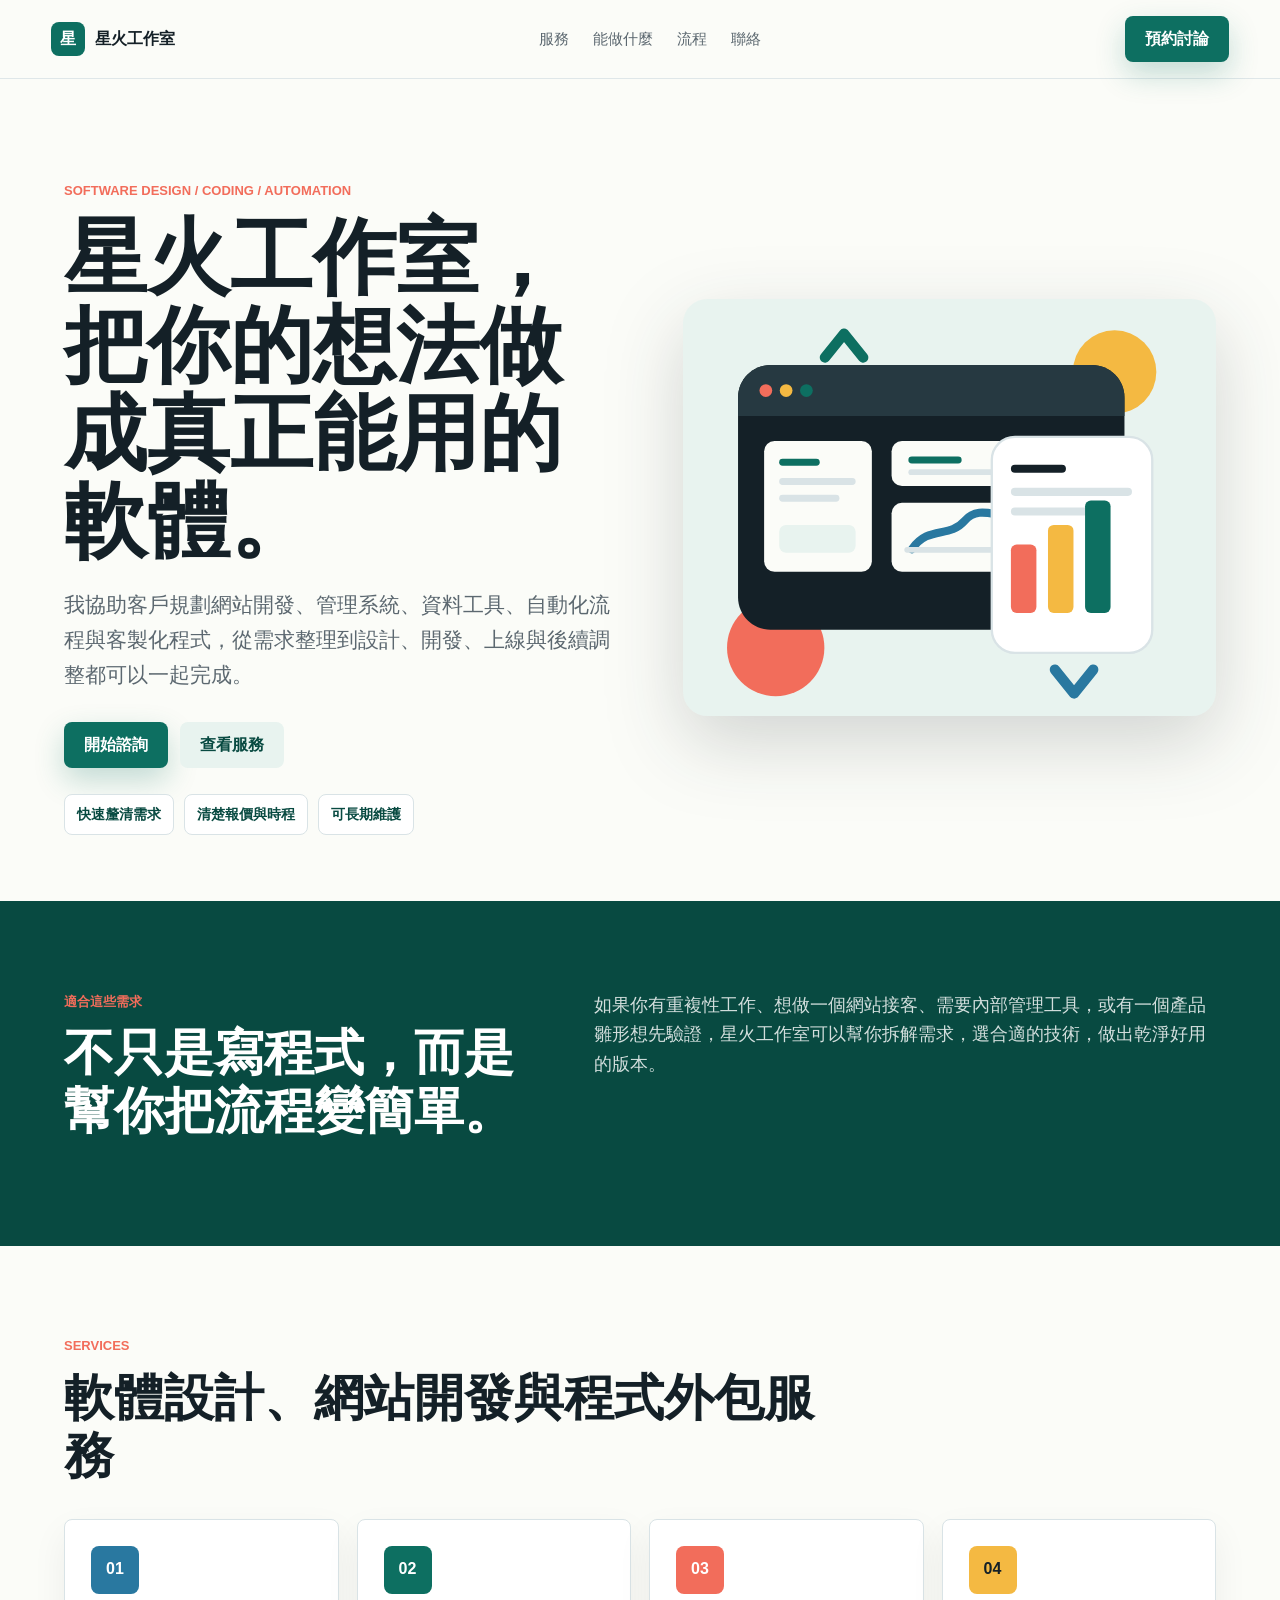
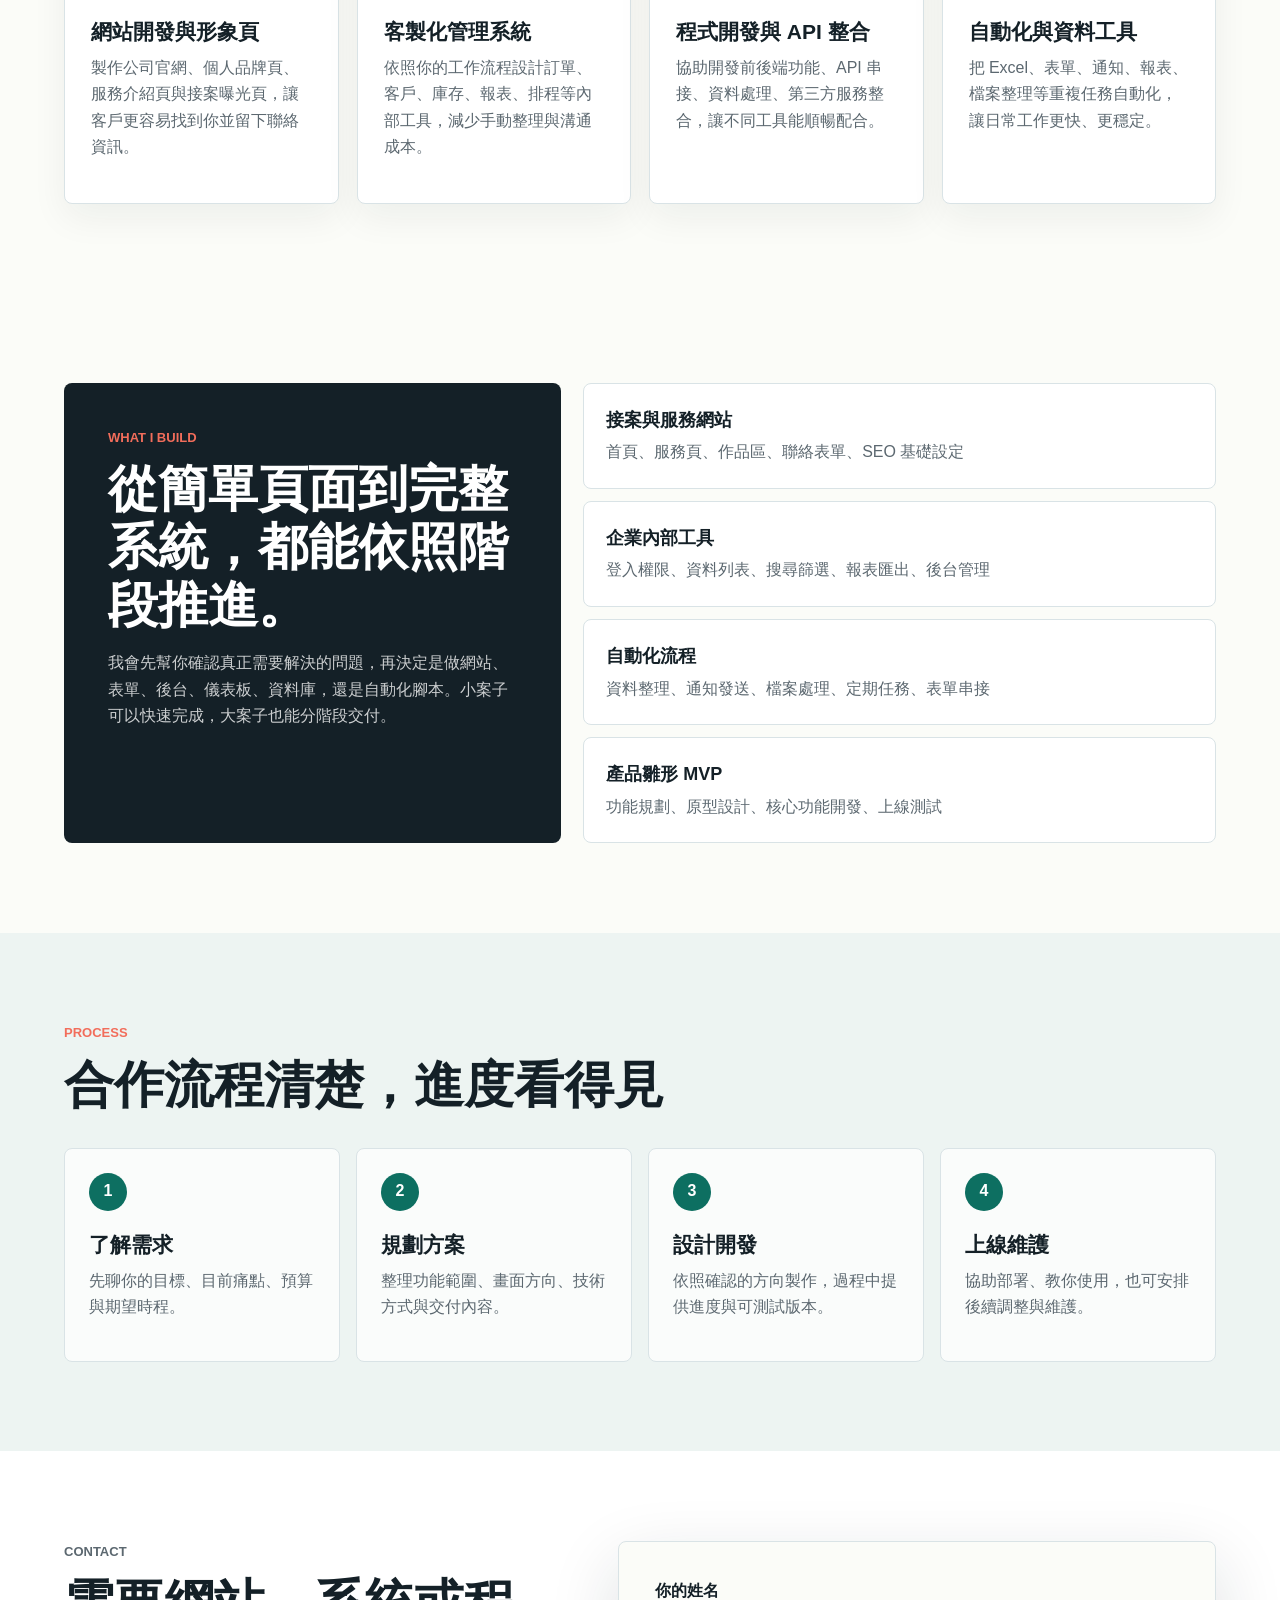
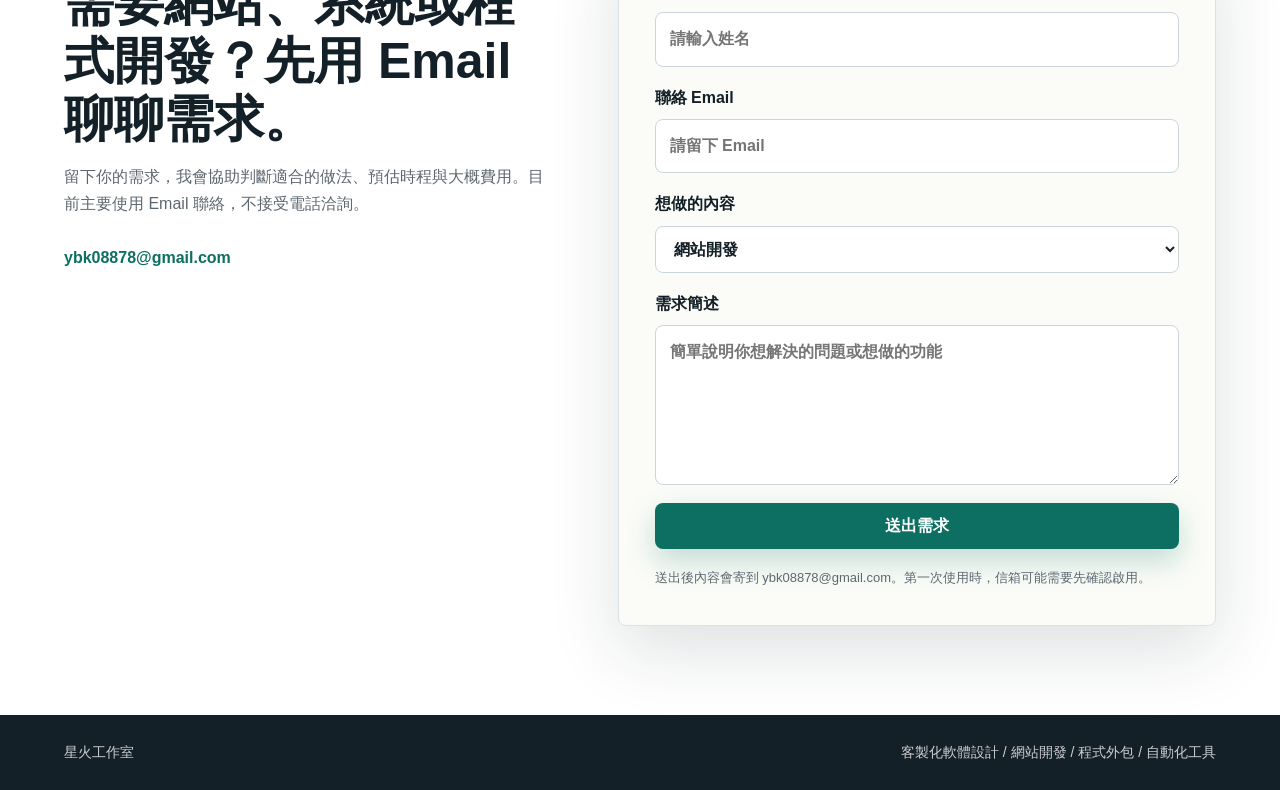
<file: index.html>
<!DOCTYPE html>
<html lang="zh-Hant">
<head>
  <meta charset="UTF-8" />
  <meta name="viewport" content="width=device-width, initial-scale=1.0" />
  <title>星火工作室｜客製化軟體設計、網站開發與程式外包</title>
  <meta name="description" content="星火工作室提供客製化軟體設計、網站開發、管理系統、程式外包、API 整合與自動化工具，協助企業與個人把想法做成真正能用的軟體。" />
  <meta name="keywords" content="星火工作室, 軟體設計, 網站開發, 程式外包, 客製化系統, 管理系統, 自動化工具, API 整合, 網頁設計" />
  <meta name="author" content="星火工作室" />
  <meta name="robots" content="index, follow" />
  <meta name="theme-color" content="#0d6f61" />
  <link rel="canonical" href="https://ybk08878-creator.github.io/spark-studio-site/" />

  <meta property="og:type" content="website" />
  <meta property="og:locale" content="zh_TW" />
  <meta property="og:site_name" content="星火工作室" />
  <meta property="og:title" content="星火工作室｜客製化軟體設計、網站開發與程式外包" />
  <meta property="og:description" content="需要網站、管理系統、程式開發或自動化工具？星火工作室協助你整理需求、設計功能、開發上線，讓想法變成可使用的軟體。" />
  <meta property="og:url" content="https://ybk08878-creator.github.io/spark-studio-site/" />
  <meta property="og:image" content="https://ybk08878-creator.github.io/spark-studio-site/assets/software-dashboard.svg" />

  <meta name="twitter:card" content="summary_large_image" />
  <meta name="twitter:title" content="星火工作室｜客製化軟體設計與程式開發" />
  <meta name="twitter:description" content="網站開發、客製化系統、程式外包、API 整合與自動化工具。" />
  <meta name="twitter:image" content="https://ybk08878-creator.github.io/spark-studio-site/assets/software-dashboard.svg" />

  <script type="application/ld+json">
  {
    "@context": "https://schema.org",
    "@type": "ProfessionalService",
    "name": "星火工作室",
    "url": "https://ybk08878-creator.github.io/spark-studio-site/",
    "email": "ybk08878@gmail.com",
    "description": "星火工作室提供客製化軟體設計、網站開發、管理系統、程式外包、API 整合與自動化工具。",
    "areaServed": "Taiwan",
    "serviceType": [
      "客製化軟體設計",
      "網站開發",
      "管理系統開發",
      "程式外包",
      "自動化工具"
    ],
    "sameAs": [
      "https://github.com/ybk08878-creator"
    ]
  }
  </script>
  <link rel="stylesheet" href="styles.css" />
</head>
<body>
  <header class="site-header">
    <a class="brand" href="#top" aria-label="回到首頁">
      <span class="brand-mark">星</span>
      <span>星火工作室</span>
    </a>
    <nav class="nav" aria-label="主要導覽">
      <a href="#services">服務</a>
      <a href="#work">能做什麼</a>
      <a href="#process">流程</a>
      <a href="#contact">聯絡</a>
    </nav>
    <a class="header-action" href="#contact">預約討論</a>
  </header>

  <main id="top">
    <section class="hero">
      <div class="hero-content">
        <p class="eyebrow">Software Design / Coding / Automation</p>
        <h1>星火工作室，把你的想法做成真正能用的軟體。</h1>
        <p class="hero-copy">
          我協助客戶規劃網站開發、管理系統、資料工具、自動化流程與客製化程式，從需求整理到設計、開發、上線與後續調整都可以一起完成。
        </p>
        <div class="hero-actions">
          <a class="button primary" href="#contact">開始諮詢</a>
          <a class="button secondary" href="#services">查看服務</a>
        </div>
        <div class="proof-list" aria-label="服務重點">
          <span>快速釐清需求</span>
          <span>清楚報價與時程</span>
          <span>可長期維護</span>
        </div>
      </div>
      <div class="hero-visual" aria-label="軟體設計視覺圖">
        <img src="assets/software-dashboard.svg" alt="星火工作室的軟體介面、資料圖表與程式碼開發示意圖" />
      </div>
    </section>

    <section class="section intro-band">
      <div>
        <p class="section-label">適合這些需求</p>
        <h2>不只是寫程式，而是幫你把流程變簡單。</h2>
      </div>
      <p>
        如果你有重複性工作、想做一個網站接客、需要內部管理工具，或有一個產品雛形想先驗證，星火工作室可以幫你拆解需求，選合適的技術，做出乾淨好用的版本。
      </p>
    </section>

    <section class="section" id="services">
      <div class="section-heading">
        <p class="section-label">Services</p>
        <h2>軟體設計、網站開發與程式外包服務</h2>
      </div>
      <div class="service-grid">
        <article class="service-card">
          <div class="icon">01</div>
          <h3>網站開發與形象頁</h3>
          <p>製作公司官網、個人品牌頁、服務介紹頁與接案曝光頁，讓客戶更容易找到你並留下聯絡資訊。</p>
        </article>
        <article class="service-card">
          <div class="icon">02</div>
          <h3>客製化管理系統</h3>
          <p>依照你的工作流程設計訂單、客戶、庫存、報表、排程等內部工具，減少手動整理與溝通成本。</p>
        </article>
        <article class="service-card">
          <div class="icon">03</div>
          <h3>程式開發與 API 整合</h3>
          <p>協助開發前後端功能、API 串接、資料處理、第三方服務整合，讓不同工具能順暢配合。</p>
        </article>
        <article class="service-card">
          <div class="icon">04</div>
          <h3>自動化與資料工具</h3>
          <p>把 Excel、表單、通知、報表、檔案整理等重複任務自動化，讓日常工作更快、更穩定。</p>
        </article>
      </div>
    </section>

    <section class="split-section" id="work">
      <div class="panel dark-panel">
        <p class="section-label">What I Build</p>
        <h2>從簡單頁面到完整系統，都能依照階段推進。</h2>
        <p>
          我會先幫你確認真正需要解決的問題，再決定是做網站、表單、後台、儀表板、資料庫，還是自動化腳本。小案子可以快速完成，大案子也能分階段交付。
        </p>
      </div>
      <div class="capability-list">
        <div>
          <strong>接案與服務網站</strong>
          <span>首頁、服務頁、作品區、聯絡表單、SEO 基礎設定</span>
        </div>
        <div>
          <strong>企業內部工具</strong>
          <span>登入權限、資料列表、搜尋篩選、報表匯出、後台管理</span>
        </div>
        <div>
          <strong>自動化流程</strong>
          <span>資料整理、通知發送、檔案處理、定期任務、表單串接</span>
        </div>
        <div>
          <strong>產品雛形 MVP</strong>
          <span>功能規劃、原型設計、核心功能開發、上線測試</span>
        </div>
      </div>
    </section>

    <section class="section process-section" id="process">
      <div class="section-heading">
        <p class="section-label">Process</p>
        <h2>合作流程清楚，進度看得見</h2>
      </div>
      <div class="timeline">
        <div class="timeline-item">
          <span>1</span>
          <h3>了解需求</h3>
          <p>先聊你的目標、目前痛點、預算與期望時程。</p>
        </div>
        <div class="timeline-item">
          <span>2</span>
          <h3>規劃方案</h3>
          <p>整理功能範圍、畫面方向、技術方式與交付內容。</p>
        </div>
        <div class="timeline-item">
          <span>3</span>
          <h3>設計開發</h3>
          <p>依照確認的方向製作，過程中提供進度與可測試版本。</p>
        </div>
        <div class="timeline-item">
          <span>4</span>
          <h3>上線維護</h3>
          <p>協助部署、教你使用，也可安排後續調整與維護。</p>
        </div>
      </div>
    </section>

    <section class="contact-section" id="contact">
      <div class="contact-copy">
        <p class="section-label">Contact</p>
        <h2>需要網站、系統或程式開發？先用 Email 聊聊需求。</h2>
        <p>
          留下你的需求，我會協助判斷適合的做法、預估時程與大概費用。目前主要使用 Email 聯絡，不接受電話洽詢。
        </p>
        <div class="contact-methods">
          <a href="mailto:ybk08878@gmail.com">ybk08878@gmail.com</a>
        </div>
      </div>
      <form class="contact-form" action="https://formsubmit.co/ybk08878@gmail.com" method="POST">
        <input type="hidden" name="_subject" value="星火工作室網站收到新的需求" />
        <input type="hidden" name="_template" value="table" />
        <input type="hidden" name="_captcha" value="false" />
        <input type="hidden" name="_next" value="https://ybk08878-creator.github.io/spark-studio-site/thank-you.html" />
        <label>
          <span>你的姓名</span>
          <input type="text" name="姓名" placeholder="請輸入姓名" autocomplete="name" required />
        </label>
        <label>
          <span>聯絡 Email</span>
          <input type="email" name="email" placeholder="請留下 Email" autocomplete="email" required />
        </label>
        <label>
          <span>想做的內容</span>
          <select name="需求類型" required>
            <option>網站開發</option>
            <option>管理系統</option>
            <option>程式開發</option>
            <option>自動化工具</option>
            <option>還不確定，想先討論</option>
          </select>
        </label>
        <label>
          <span>需求簡述</span>
          <textarea name="需求內容" rows="5" placeholder="簡單說明你想解決的問題或想做的功能" required></textarea>
        </label>
        <button type="submit">送出需求</button>
        <p class="form-note">送出後內容會寄到 ybk08878@gmail.com。第一次使用時，信箱可能需要先確認啟用。</p>
      </form>
    </section>
  </main>

  <footer class="site-footer">
    <span>星火工作室</span>
    <span>客製化軟體設計 / 網站開發 / 程式外包 / 自動化工具</span>
  </footer>

  <script src="script.js"></script>
</body>
</html>
</file>
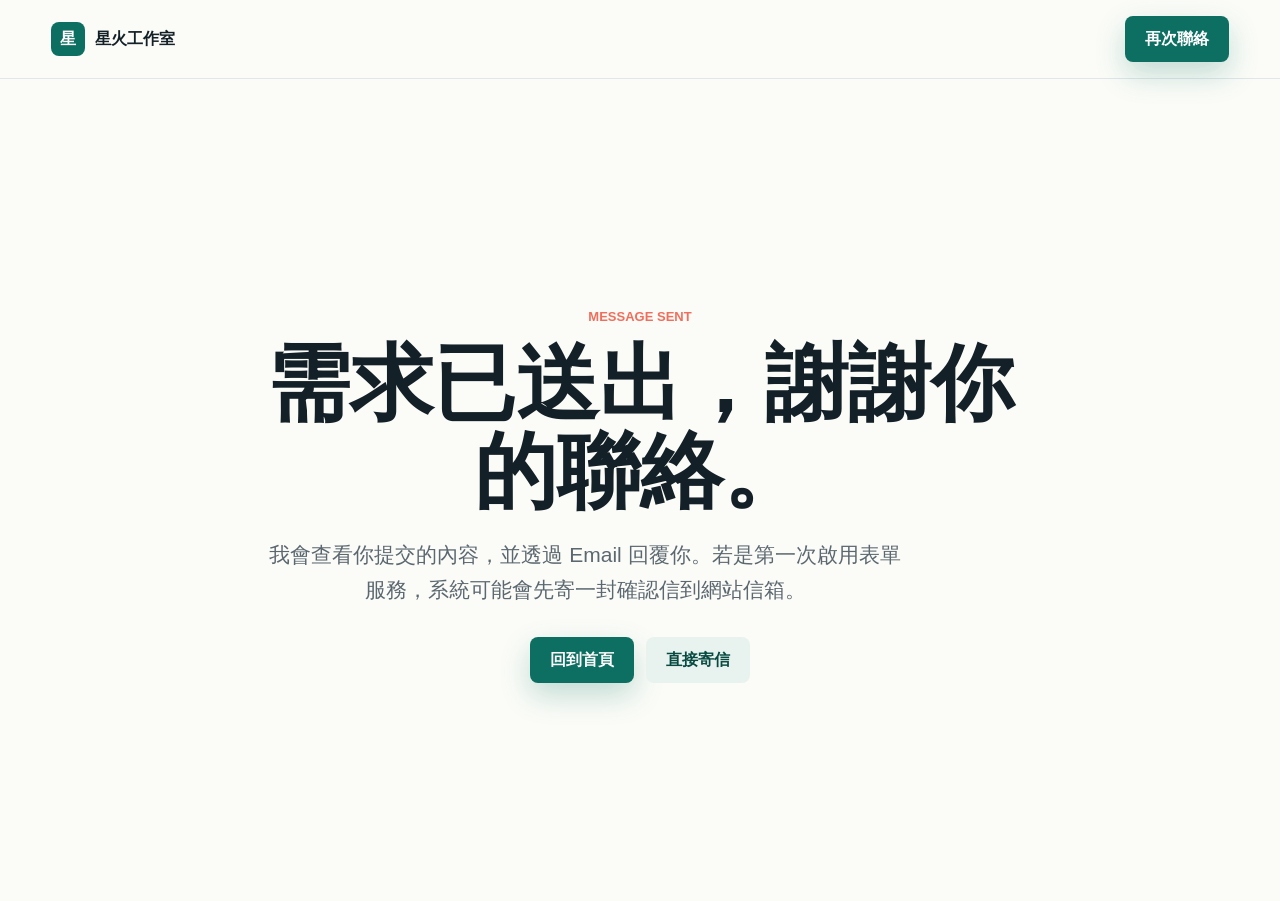
<file: thank-you.html>
<!DOCTYPE html>
<html lang="zh-Hant">
<head>
  <meta charset="UTF-8" />
  <meta name="viewport" content="width=device-width, initial-scale=1.0" />
  <meta name="robots" content="noindex, follow" />
  <title>需求已送出｜星火工作室</title>
  <link rel="stylesheet" href="styles.css" />
</head>
<body>
  <header class="site-header">
    <a class="brand" href="index.html" aria-label="回到首頁">
      <span class="brand-mark">星</span>
      <span>星火工作室</span>
    </a>
    <a class="header-action" href="index.html#contact">再次聯絡</a>
  </header>

  <main>
    <section class="hero thank-you-hero">
      <div class="hero-content">
        <p class="eyebrow">Message Sent</p>
        <h1>需求已送出，謝謝你的聯絡。</h1>
        <p class="hero-copy">
          我會查看你提交的內容，並透過 Email 回覆你。若是第一次啟用表單服務，系統可能會先寄一封確認信到網站信箱。
        </p>
        <div class="hero-actions">
          <a class="button primary" href="index.html">回到首頁</a>
          <a class="button secondary" href="mailto:ybk08878@gmail.com">直接寄信</a>
        </div>
      </div>
    </section>
  </main>
</body>
</html>
</file>
<file: styles.css>
:root {
  --ink: #142027;
  --muted: #5c6870;
  --line: #d9e3e6;
  --paper: #fbfcf8;
  --white: #ffffff;
  --green: #0d6f61;
  --green-dark: #084a41;
  --coral: #f26d5b;
  --gold: #f4b942;
  --blue: #2978a0;
  --shadow: 0 24px 70px rgba(20, 32, 39, 0.14);
}

* {
  box-sizing: border-box;
}

html {
  scroll-behavior: smooth;
}

body {
  margin: 0;
  font-family: "Microsoft JhengHei", "PingFang TC", "Noto Sans TC", Arial, sans-serif;
  color: var(--ink);
  background: var(--paper);
  line-height: 1.65;
}

a {
  color: inherit;
  text-decoration: none;
}

img {
  display: block;
  max-width: 100%;
}

.site-header {
  position: sticky;
  top: 0;
  z-index: 10;
  display: flex;
  align-items: center;
  justify-content: space-between;
  gap: 24px;
  padding: 16px clamp(18px, 4vw, 56px);
  background: rgba(251, 252, 248, 0.9);
  border-bottom: 1px solid rgba(217, 227, 230, 0.8);
  backdrop-filter: blur(18px);
}

.brand {
  display: inline-flex;
  align-items: center;
  gap: 10px;
  font-weight: 900;
  white-space: nowrap;
}

.brand-mark {
  display: grid;
  width: 34px;
  height: 34px;
  place-items: center;
  color: var(--white);
  background: var(--green);
  border-radius: 8px;
}

.nav {
  display: flex;
  align-items: center;
  gap: 24px;
  color: var(--muted);
  font-size: 15px;
}

.nav a:hover {
  color: var(--green);
}

.header-action,
.button,
.contact-form button {
  display: inline-flex;
  align-items: center;
  justify-content: center;
  min-height: 46px;
  padding: 0 20px;
  border: 0;
  border-radius: 8px;
  font: inherit;
  font-weight: 700;
  cursor: pointer;
}

.header-action,
.button.primary,
.contact-form button {
  color: var(--white);
  background: var(--green);
  box-shadow: 0 12px 30px rgba(13, 111, 97, 0.24);
}

.button.secondary {
  color: var(--green-dark);
  background: #e8f3ef;
}

.hero {
  display: grid;
  grid-template-columns: minmax(0, 1.02fr) minmax(320px, 0.98fr);
  align-items: center;
  gap: clamp(28px, 5vw, 72px);
  min-height: calc(100vh - 78px);
  padding: clamp(42px, 7vw, 92px) clamp(18px, 5vw, 72px) 54px;
}

.hero-content {
  max-width: 760px;
}

.eyebrow,
.section-label {
  margin: 0 0 12px;
  color: var(--coral);
  font-size: 13px;
  font-weight: 900;
  letter-spacing: 0;
  text-transform: uppercase;
}

h1,
h2,
h3,
p {
  margin-top: 0;
}

h1 {
  max-width: 12em;
  margin-bottom: 22px;
  font-size: clamp(42px, 6.5vw, 86px);
  line-height: 1.06;
  letter-spacing: 0;
}

h2 {
  margin-bottom: 16px;
  font-size: clamp(30px, 4vw, 50px);
  line-height: 1.16;
  letter-spacing: 0;
}

h3 {
  margin-bottom: 10px;
  font-size: 21px;
  line-height: 1.3;
}

.hero-copy {
  max-width: 650px;
  color: var(--muted);
  font-size: clamp(17px, 1.7vw, 21px);
}

.hero-actions {
  display: flex;
  flex-wrap: wrap;
  gap: 12px;
  margin: 30px 0 26px;
}

.proof-list {
  display: flex;
  flex-wrap: wrap;
  gap: 10px;
}

.proof-list span {
  padding: 8px 12px;
  color: var(--green-dark);
  background: var(--white);
  border: 1px solid var(--line);
  border-radius: 8px;
  font-size: 14px;
  font-weight: 700;
}

.hero-visual {
  position: relative;
}

.hero-visual img {
  width: min(100%, 680px);
  margin-left: auto;
  filter: drop-shadow(0 26px 38px rgba(20, 32, 39, 0.18));
}

.thank-you-hero {
  grid-template-columns: minmax(0, 760px);
  justify-content: center;
  text-align: center;
}

.thank-you-hero .hero-actions {
  justify-content: center;
}

.section,
.split-section,
.contact-section {
  padding: clamp(56px, 7vw, 96px) clamp(18px, 5vw, 72px);
}

.intro-band {
  display: grid;
  grid-template-columns: minmax(260px, 0.8fr) minmax(280px, 1fr);
  gap: 32px;
  color: var(--white);
  background: var(--green-dark);
}

.intro-band p:not(.section-label) {
  max-width: 760px;
  margin-bottom: 0;
  color: rgba(255, 255, 255, 0.82);
  font-size: 18px;
}

.section-heading {
  max-width: 760px;
  margin-bottom: 34px;
}

.service-grid {
  display: grid;
  grid-template-columns: repeat(4, minmax(0, 1fr));
  gap: 18px;
}

.service-card {
  min-height: 280px;
  padding: 26px;
  background: var(--white);
  border: 1px solid var(--line);
  border-radius: 8px;
  box-shadow: 0 14px 36px rgba(20, 32, 39, 0.06);
}

.service-card p,
.capability-list span,
.timeline-item p,
.contact-copy p,
.form-note {
  color: var(--muted);
}

.icon {
  display: grid;
  width: 48px;
  height: 48px;
  margin-bottom: 24px;
  place-items: center;
  color: var(--white);
  background: var(--blue);
  border-radius: 8px;
  font-weight: 900;
}

.service-card:nth-child(2) .icon {
  background: var(--green);
}

.service-card:nth-child(3) .icon {
  background: var(--coral);
}

.service-card:nth-child(4) .icon {
  color: var(--ink);
  background: var(--gold);
}

.split-section {
  display: grid;
  grid-template-columns: minmax(280px, 0.88fr) minmax(300px, 1.12fr);
  gap: 22px;
  align-items: stretch;
}

.panel {
  padding: clamp(28px, 4vw, 44px);
  border-radius: 8px;
}

.dark-panel {
  color: var(--white);
  background: var(--ink);
}

.dark-panel p:not(.section-label) {
  color: rgba(255, 255, 255, 0.78);
}

.capability-list {
  display: grid;
  gap: 12px;
}

.capability-list div {
  display: grid;
  gap: 4px;
  padding: 22px;
  background: var(--white);
  border: 1px solid var(--line);
  border-radius: 8px;
}

.capability-list strong {
  font-size: 18px;
}

.process-section {
  background: #edf4f2;
}

.timeline {
  display: grid;
  grid-template-columns: repeat(4, minmax(0, 1fr));
  gap: 16px;
}

.timeline-item {
  padding: 24px;
  background: rgba(255, 255, 255, 0.72);
  border: 1px solid var(--line);
  border-radius: 8px;
}

.timeline-item span {
  display: grid;
  width: 38px;
  height: 38px;
  margin-bottom: 20px;
  place-items: center;
  color: var(--white);
  background: var(--green);
  border-radius: 50%;
  font-weight: 900;
}

.contact-section {
  display: grid;
  grid-template-columns: minmax(280px, 0.9fr) minmax(320px, 1.1fr);
  gap: clamp(28px, 5vw, 70px);
  align-items: start;
  background: var(--white);
}

.contact-copy {
  position: sticky;
  top: 104px;
}

.contact-methods {
  display: grid;
  gap: 10px;
  margin-top: 28px;
}

.contact-methods a {
  width: fit-content;
  color: var(--green);
  font-weight: 800;
}

.contact-form {
  display: grid;
  gap: 18px;
  padding: clamp(22px, 4vw, 36px);
  background: var(--paper);
  border: 1px solid var(--line);
  border-radius: 8px;
  box-shadow: var(--shadow);
}

.contact-form label {
  display: grid;
  gap: 8px;
  font-weight: 700;
}

.contact-form input,
.contact-form select,
.contact-form textarea {
  width: 100%;
  padding: 13px 14px;
  color: var(--ink);
  background: var(--white);
  border: 1px solid #cad6d9;
  border-radius: 8px;
  font: inherit;
}

.contact-form textarea {
  resize: vertical;
}

.form-note {
  margin: 0;
  font-size: 13px;
}

.site-footer {
  display: flex;
  justify-content: space-between;
  gap: 16px;
  padding: 26px clamp(18px, 5vw, 72px);
  color: rgba(255, 255, 255, 0.78);
  background: var(--ink);
  font-size: 14px;
}

@media (max-width: 980px) {
  .nav {
    display: none;
  }

  .hero,
  .intro-band,
  .split-section,
  .contact-section {
    grid-template-columns: 1fr;
  }

  .hero {
    min-height: auto;
  }

  .hero-visual img {
    margin: 0 auto;
  }

  .service-grid,
  .timeline {
    grid-template-columns: repeat(2, minmax(0, 1fr));
  }

  .contact-copy {
    position: static;
  }
}

@media (max-width: 640px) {
  .site-header {
    align-items: flex-start;
    padding: 14px 16px;
  }

  .brand span:last-child {
    display: none;
  }

  .header-action {
    min-height: 40px;
    padding: 0 14px;
    font-size: 14px;
  }

  h1 {
    font-size: 42px;
  }

  .hero {
    padding-top: 34px;
  }

  .service-grid,
  .timeline {
    grid-template-columns: 1fr;
  }

  .service-card {
    min-height: auto;
  }

  .site-footer {
    flex-direction: column;
  }
}
</file>
